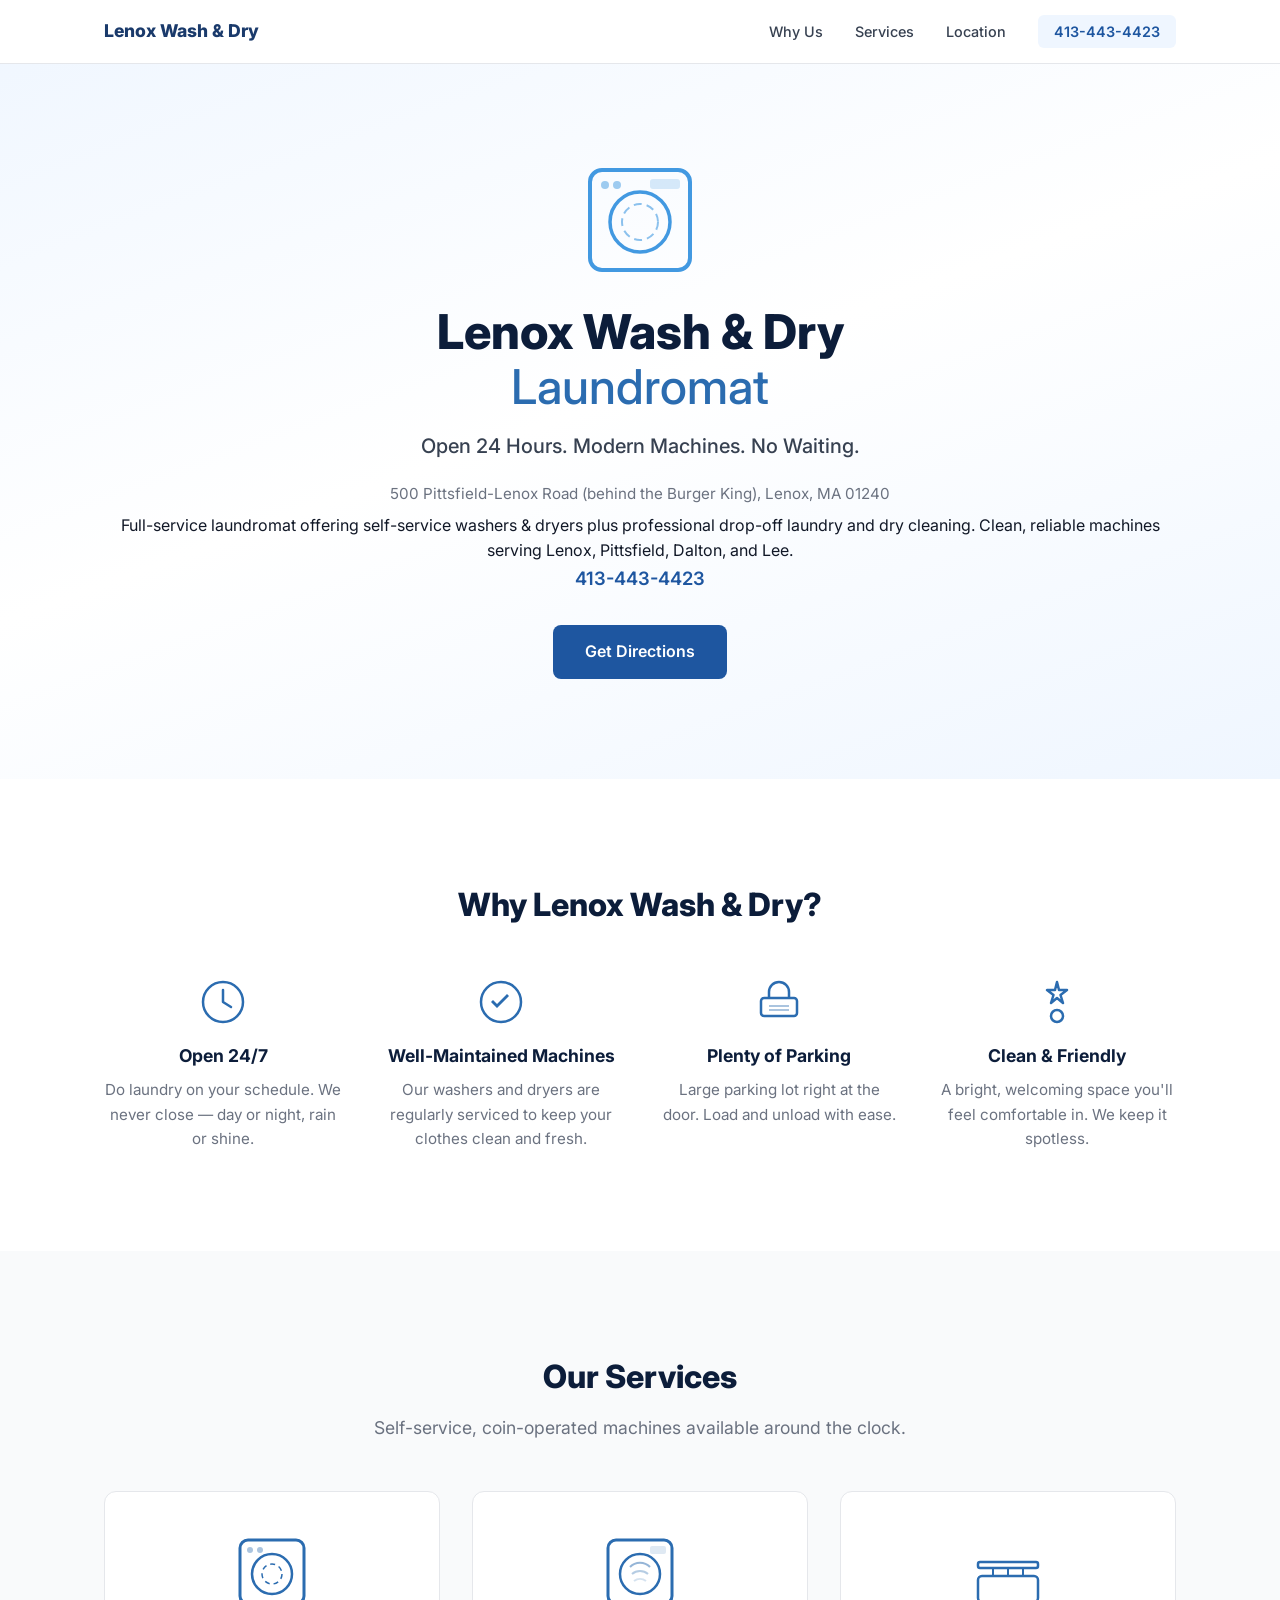
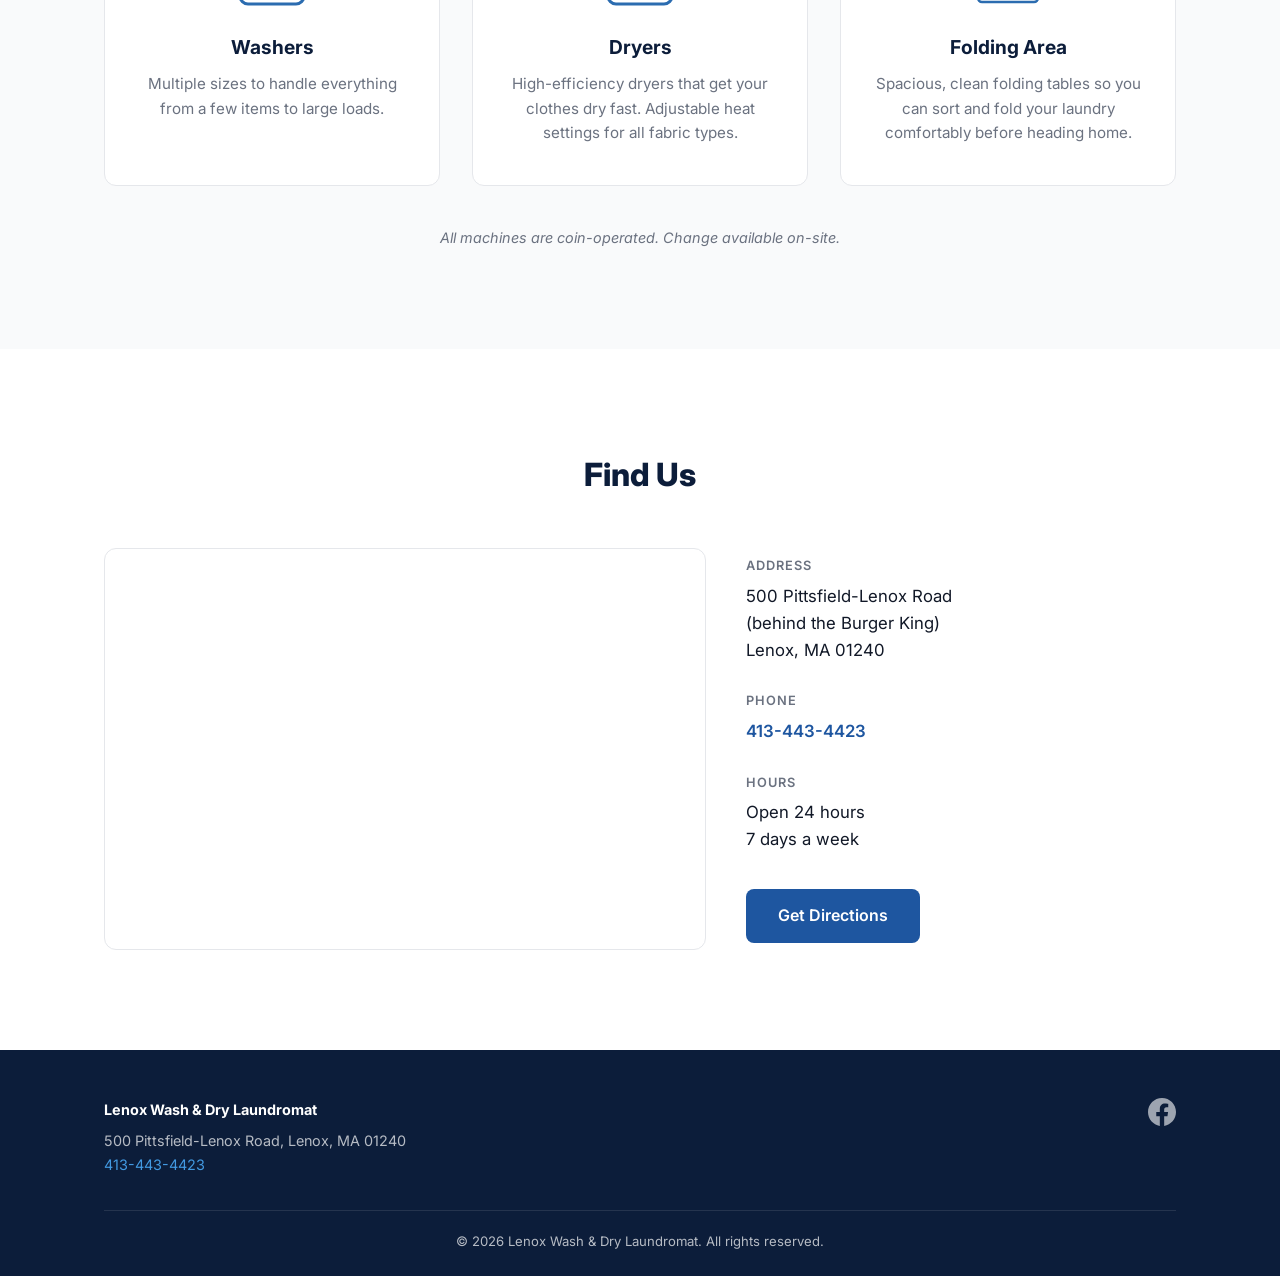
<file: index.html>
<!DOCTYPE html>
<html lang="en">
<head>
  <meta charset="UTF-8">
  <meta name="viewport" content="width=device-width, initial-scale=1.0">
  <title>Lenox Wash &amp; Dry | 24-Hour Laundromat in Lenox, MA</title>
  <meta name="description" content="Lenox Wash & Dry is a 24-hour coin-operated laundromat in Lenox, MA. Clean machines, plenty of parking, and self-service laundry in the Berkshires.">
  <meta name="keywords" content="laundromat Lenox MA, 24 hour laundry Berkshires, coin laundry Lenox, self-service laundromat Berkshire County">
  <link rel="stylesheet" href="styles.css">
  <link rel="preconnect" href="https://fonts.googleapis.com">
  <link rel="preconnect" href="https://fonts.gstatic.com" crossorigin>
  <link href="https://fonts.googleapis.com/css2?family=Inter:wght@400;500;600;700;800&display=swap" rel="stylesheet">
  <!-- Google tag (gtag.js) -->
  <script async src="https://www.googletagmanager.com/gtag/js?id=AW-18054775042"></script>
  <script>
    window.dataLayer = window.dataLayer || [];
    function gtag(){dataLayer.push(arguments);}
    gtag('js', new Date());

    gtag('config', 'AW-18054775042');
  </script>
  <script type="application/ld+json">
  {
    "@context": "https://schema.org",
    "@type": "Laundromat",
    "name": "Lenox Wash & Dry Laundromat",
    "image": "",
    "url": "",
    "telephone": "+1-413-443-4423",
    "address": {
      "@type": "PostalAddress",
      "streetAddress": "500 Pittsfield-Lenox Road",
      "addressLocality": "Lenox",
      "addressRegion": "MA",
      "postalCode": "01240",
      "addressCountry": "US"
    },
    "openingHoursSpecification": {
      "@type": "OpeningHoursSpecification",
      "dayOfWeek": [
        "Monday", "Tuesday", "Wednesday", "Thursday", "Friday", "Saturday", "Sunday"
      ],
      "opens": "00:00",
      "closes": "23:59"
    },
    "sameAs": [
      "https://www.facebook.com/p/Lenox-Wash-Dry-Laundromat-100054492489428"
    ],
    "paymentAccepted": "Coins",
    "currenciesAccepted": "USD"
  }
  </script>
</head>
<body>

  <!-- NAV -->
  <nav class="nav" id="nav">
    <div class="nav-inner">
      <a href="#hero" class="nav-logo">Lenox Wash &amp; Dry</a>
      <button class="nav-toggle" aria-label="Toggle menu" id="navToggle">
        <span></span><span></span><span></span>
      </button>
      <ul class="nav-links" id="navLinks">
        <li><a href="#why-us">Why Us</a></li>
        <li><a href="#services">Services</a></li>
        <li><a href="#location">Location</a></li>
        <li><a href="tel:4134434423" class="nav-phone">413-443-4423</a></li>
      </ul>
    </div>
  </nav>

  <!-- HERO -->
  <section class="hero" id="hero">
    <div class="container">
      <div class="hero-icon">
        <svg viewBox="0 0 120 120" fill="none" xmlns="http://www.w3.org/2000/svg" aria-hidden="true" width="120" height="120">
          <rect x="10" y="10" width="100" height="100" rx="12" stroke="currentColor" stroke-width="4" fill="none"/>
          <circle cx="60" cy="62" r="30" stroke="currentColor" stroke-width="3.5" fill="none"/>
          <circle cx="60" cy="62" r="18" stroke="currentColor" stroke-width="2" fill="none" stroke-dasharray="8 5" opacity="0.6"/>
          <circle cx="25" cy="25" r="4" fill="currentColor" opacity="0.5"/>
          <circle cx="37" cy="25" r="4" fill="currentColor" opacity="0.5"/>
          <rect x="70" y="19" width="30" height="10" rx="3" fill="currentColor" opacity="0.2"/>
        </svg>
      </div>
      <h1>Lenox Wash &amp; Dry<br><span>Laundromat</span></h1>
      <p class="hero-tagline">Open 24 Hours. Modern Machines. No Waiting.</p>
      <p class="hero-address">500 Pittsfield-Lenox Road (behind the Burger King), Lenox, MA 01240</p>
      <p class="hero-service">Full-service laundromat offering self-service washers & dryers plus professional drop-off laundry and dry cleaning. Clean, reliable machines serving Lenox, Pittsfield, Dalton, and Lee.</p>
      <p class="hero-phone"><a href="tel:4134434423">413-443-4423</a></p>
      <a href="/.netlify/functions/track-directions" target="_blank" rel="noopener" class="btn" onclick="gtag('event', 'get_directions', {event_category: 'engagement', event_label: 'hero_section'});">Get Directions</a>
    </div>
  </section>

  <!-- WHY US -->
  <section class="why-us" id="why-us">
    <div class="container">
      <h2>Why Lenox Wash &amp; Dry?</h2>
      <div class="features-grid">
        <div class="feature">
          <div class="feature-icon">
            <svg viewBox="0 0 48 48" fill="none" xmlns="http://www.w3.org/2000/svg" width="48" height="48" aria-hidden="true">
              <circle cx="24" cy="24" r="20" stroke="currentColor" stroke-width="2.5" fill="none"/>
              <path d="M24 12v12l8 5" stroke="currentColor" stroke-width="2.5" stroke-linecap="round" stroke-linejoin="round"/>
            </svg>
          </div>
          <h3>Open 24/7</h3>
          <p>Do laundry on your schedule. We never close — day or night, rain or shine.</p>
        </div>
        <div class="feature">
          <div class="feature-icon">
            <svg viewBox="0 0 48 48" fill="none" xmlns="http://www.w3.org/2000/svg" width="48" height="48" aria-hidden="true">
              <path d="M20 30l-6-6 2-2 4 4 10-10 2 2z" fill="currentColor"/>
              <circle cx="24" cy="24" r="20" stroke="currentColor" stroke-width="2.5" fill="none"/>
            </svg>
          </div>
          <h3>Well-Maintained Machines</h3>
          <p>Our washers and dryers are regularly serviced to keep your clothes clean and fresh.</p>
        </div>
        <div class="feature">
          <div class="feature-icon">
            <svg viewBox="0 0 48 48" fill="none" xmlns="http://www.w3.org/2000/svg" width="48" height="48" aria-hidden="true">
              <rect x="6" y="20" width="36" height="18" rx="3" stroke="currentColor" stroke-width="2.5" fill="none"/>
              <path d="M14 20v-6a10 10 0 0 1 20 0v6" stroke="currentColor" stroke-width="2.5" fill="none"/>
              <line x1="14" y1="32" x2="34" y2="32" stroke="currentColor" stroke-width="2" opacity="0.4"/>
              <line x1="14" y1="28" x2="34" y2="28" stroke="currentColor" stroke-width="2" opacity="0.4"/>
            </svg>
          </div>
          <h3>Plenty of Parking</h3>
          <p>Large parking lot right at the door. Load and unload with ease.</p>
        </div>
        <div class="feature">
          <div class="feature-icon">
            <svg viewBox="0 0 48 48" fill="none" xmlns="http://www.w3.org/2000/svg" width="48" height="48" aria-hidden="true">
              <path d="M24 4l2 8h8l-6.5 5 2.5 8L24 20l-6 5 2.5-8L14 12h8z" stroke="currentColor" stroke-width="2.5" fill="none" stroke-linejoin="round"/>
              <circle cx="24" cy="38" r="6" stroke="currentColor" stroke-width="2.5" fill="none"/>
            </svg>
          </div>
          <h3>Clean &amp; Friendly</h3>
          <p>A bright, welcoming space you'll feel comfortable in. We keep it spotless.</p>
        </div>

      </div>
    </div>
  </section>

  <!-- SERVICES -->
  <section class="services" id="services">
    <div class="container">
      <h2>Our Services</h2>
      <p class="section-subtitle">Self-service, coin-operated machines available around the clock.</p>
      <div class="services-grid">
        <div class="service-card">
          <div class="service-icon">
            <svg viewBox="0 0 80 80" fill="none" xmlns="http://www.w3.org/2000/svg" width="80" height="80" aria-hidden="true">
              <rect x="8" y="8" width="64" height="64" rx="8" stroke="currentColor" stroke-width="3" fill="none"/>
              <circle cx="40" cy="42" r="20" stroke="currentColor" stroke-width="2.5" fill="none"/>
              <circle cx="40" cy="42" r="10" stroke="currentColor" stroke-width="1.5" fill="none" stroke-dasharray="5 4"/>
              <circle cx="18" cy="18" r="3" fill="currentColor" opacity="0.4"/>
              <circle cx="28" cy="18" r="3" fill="currentColor" opacity="0.4"/>
            </svg>
          </div>
          <h3>Washers</h3>
          <p>Multiple sizes to handle everything from a few items to large loads.</p>
        </div>
        <div class="service-card">
          <div class="service-icon">
            <svg viewBox="0 0 80 80" fill="none" xmlns="http://www.w3.org/2000/svg" width="80" height="80" aria-hidden="true">
              <rect x="8" y="8" width="64" height="64" rx="8" stroke="currentColor" stroke-width="3" fill="none"/>
              <circle cx="40" cy="42" r="20" stroke="currentColor" stroke-width="2.5" fill="none"/>
              <path d="M30 35a14 14 0 0 1 20 0" stroke="currentColor" stroke-width="2" fill="none" opacity="0.5"/>
              <path d="M32 42a12 12 0 0 1 16 0" stroke="currentColor" stroke-width="2" fill="none" opacity="0.35"/>
              <path d="M34 49a10 10 0 0 1 12 0" stroke="currentColor" stroke-width="2" fill="none" opacity="0.2"/>
              <rect x="50" y="14" width="16" height="8" rx="2" fill="currentColor" opacity="0.15"/>
            </svg>
          </div>
          <h3>Dryers</h3>
          <p>High-efficiency dryers that get your clothes dry fast. Adjustable heat settings for all fabric types.</p>
        </div>
        <div class="service-card">
          <div class="service-icon">
            <svg viewBox="0 0 80 80" fill="none" xmlns="http://www.w3.org/2000/svg" width="80" height="80" aria-hidden="true">
              <rect x="10" y="30" width="60" height="6" rx="2" stroke="currentColor" stroke-width="2.5" fill="none"/>
              <rect x="10" y="44" width="60" height="26" rx="4" stroke="currentColor" stroke-width="2.5" fill="none"/>
              <line x1="25" y1="36" x2="25" y2="44" stroke="currentColor" stroke-width="2"/>
              <line x1="40" y1="36" x2="40" y2="44" stroke="currentColor" stroke-width="2"/>
              <line x1="55" y1="36" x2="55" y2="44" stroke="currentColor" stroke-width="2"/>
            </svg>
          </div>
          <h3>Folding Area</h3>
          <p>Spacious, clean folding tables so you can sort and fold your laundry comfortably before heading home.</p>
        </div>
      </div>
      <p class="coin-note">All machines are coin-operated. Change available on-site.</p>
    </div>
  </section>

  <!-- LOCATION -->
  <section class="location" id="location">
    <div class="container">
      <h2>Find Us</h2>
      <div class="location-grid">
        <div class="map-wrap">
          <iframe
            title="Lenox Wash and Dry Laundromat location on Google Maps"
            src="https://maps.google.com/maps?q=42.4052,-73.2642+(Lenox+Wash+%26+Dry+Laundromat)&z=17&output=embed"
            width="600"
            height="450"
            style="border:0;"
            allowfullscreen=""
            loading="lazy"
            referrerpolicy="no-referrer-when-downgrade">
          </iframe>
        </div>
        <div class="location-info">
          <div class="info-block">
            <h3>Address</h3>
            <p>500 Pittsfield-Lenox Road<br>(behind the Burger King)<br>Lenox, MA 01240</p>
          </div>
          <div class="info-block">
            <h3>Phone</h3>
            <p><a href="tel:4134434423">413-443-4423</a></p>
          </div>
          <div class="info-block">
            <h3>Hours</h3>
            <p>Open 24 hours<br>7 days a week</p>
          </div>
          <a href="/.netlify/functions/track-directions" target="_blank" rel="noopener" class="btn" onclick="gtag('event', 'get_directions', {event_category: 'engagement', event_label: 'location_section'});">Get Directions</a>
        </div>
      </div>
    </div>
  </section>

  <!-- FOOTER -->
  <footer class="footer">
    <div class="container">
      <div class="footer-inner">
        <div class="footer-brand">
          <p class="footer-name">Lenox Wash &amp; Dry Laundromat</p>
          <p>500 Pittsfield-Lenox Road, Lenox, MA 01240</p>
          <p><a href="tel:4134434423">413-443-4423</a></p>
        </div>
        <div class="footer-social">
          <a href="https://www.facebook.com/p/Lenox-Wash-Dry-Laundromat-100054492489428" target="_blank" rel="noopener" aria-label="Visit us on Facebook">
            <svg viewBox="0 0 24 24" fill="currentColor" width="28" height="28" aria-hidden="true">
              <path d="M24 12.073c0-6.627-5.373-12-12-12s-12 5.373-12 12c0 5.99 4.388 10.954 10.125 11.854v-8.385H7.078v-3.47h3.047V9.43c0-3.007 1.792-4.669 4.533-4.669 1.312 0 2.686.235 2.686.235v2.953H15.83c-1.491 0-1.956.925-1.956 1.874v2.25h3.328l-.532 3.47h-2.796v8.385C19.612 23.027 24 18.062 24 12.073z"/>
            </svg>
          </a>
        </div>
      </div>
      <div class="footer-bottom">
        <p>&copy; 2026 Lenox Wash &amp; Dry Laundromat. All rights reserved.</p>
      </div>
    </div>
  </footer>

  <script src="script.js" defer></script>
</body>
</html>
</file>
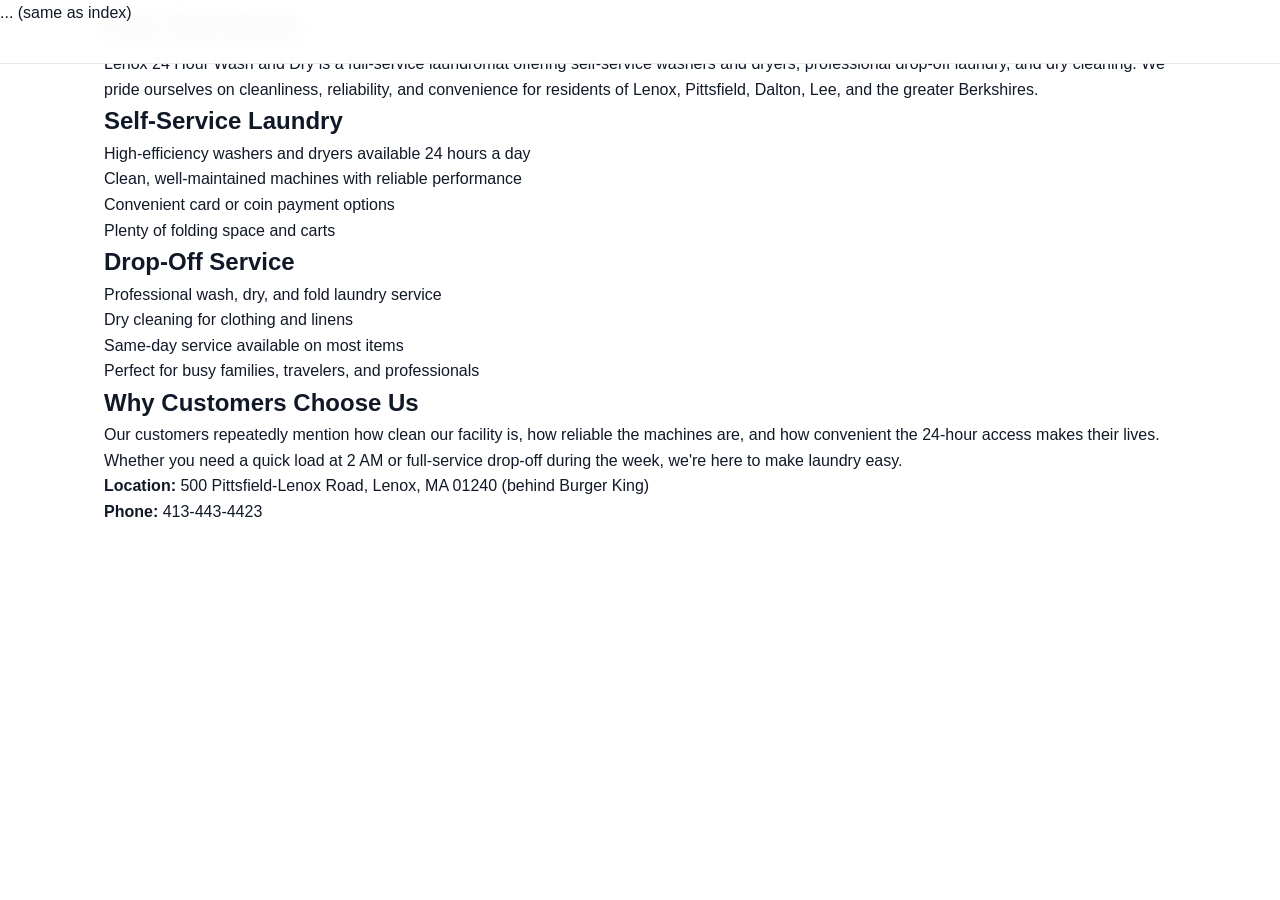
<file: services.html>
<!DOCTYPE html>
<html lang="en">
<head>
  <meta charset="UTF-8">
  <meta name="viewport" content="width=device-width, initial-scale=1.0">
  <title>Services - Lenox 24 Hour Wash & Dry</title>
  <meta name="description" content="Full-service 24-hour laundromat in Lenox, MA. Self-service, drop-off laundry, dry cleaning, clean reliable machines.">
  <link rel="stylesheet" href="styles.css">
  <!-- Google tag (gtag.js) -->
  <script async src="https://www.googletagmanager.com/gtag/js?id=AW-18054775042"></script>
  <script>
    window.dataLayer = window.dataLayer || [];
    function gtag(){dataLayer.push(arguments);}
    gtag('js', new Date());

    gtag('config', 'AW-18054775042');
  </script>
</head>
<body>
  <!-- NAV (copy from index.html or link to it) -->
  <nav class="nav">... (same as index)</nav>

  <div class="container">
    <h1>Our Services</h1>
    
    <p>Lenox 24 Hour Wash and Dry is a full-service laundromat offering self-service washers and dryers, professional drop-off laundry, and dry cleaning. We pride ourselves on cleanliness, reliability, and convenience for residents of Lenox, Pittsfield, Dalton, Lee, and the greater Berkshires.</p>
    
    <h2>Self-Service Laundry</h2>
    <ul>
      <li>High-efficiency washers and dryers available 24 hours a day</li>
      <li>Clean, well-maintained machines with reliable performance</li>
      <li>Convenient card or coin payment options</li>
      <li>Plenty of folding space and carts</li>
    </ul>
    
    <h2>Drop-Off Service</h2>
    <ul>
      <li>Professional wash, dry, and fold laundry service</li>
      <li>Dry cleaning for clothing and linens</li>
      <li>Same-day service available on most items</li>
      <li>Perfect for busy families, travelers, and professionals</li>
    </ul>
    
    <h2>Why Customers Choose Us</h2>
    <p>Our customers repeatedly mention how clean our facility is, how reliable the machines are, and how convenient the 24-hour access makes their lives. Whether you need a quick load at 2 AM or full-service drop-off during the week, we're here to make laundry easy.</p>
    
    <p><strong>Location:</strong> 500 Pittsfield-Lenox Road, Lenox, MA 01240 (behind Burger King)<br>
    <strong>Phone:</strong> 413-443-4423</p>
  </div>
</body>
</html>
</file>
<file: styles.css>
/* ========================================
   Lenox Wash & Dry — Styles
   ======================================== */

:root {
  --blue-900: #0c1d3a;
  --blue-700: #1a3a6b;
  --blue-600: #1e56a0;
  --blue-500: #2b6cb0;
  --blue-400: #4299e1;
  --blue-100: #dbeafe;
  --blue-50: #eff6ff;
  --white: #ffffff;
  --gray-50: #f9fafb;
  --gray-100: #f3f4f6;
  --gray-200: #e5e7eb;
  --gray-500: #6b7280;
  --gray-700: #374151;
  --gray-900: #111827;
  --nav-height: 64px;
  --font: 'Inter', -apple-system, BlinkMacSystemFont, 'Segoe UI', sans-serif;
}

/* RESET */
*, *::before, *::after { box-sizing: border-box; margin: 0; padding: 0; }
html { scroll-behavior: smooth; scroll-padding-top: var(--nav-height); }
body {
  font-family: var(--font);
  color: var(--gray-900);
  line-height: 1.6;
  -webkit-font-smoothing: antialiased;
  -moz-osx-font-smoothing: grayscale;
}
a { color: inherit; text-decoration: none; }
img, svg { display: block; max-width: 100%; }
ul { list-style: none; }

/* CONTAINER */
.container {
  width: 100%;
  max-width: 1120px;
  margin: 0 auto;
  padding: 0 24px;
}

/* BUTTON */
.btn {
  display: inline-block;
  background: var(--blue-600);
  color: var(--white);
  font-weight: 600;
  font-size: 1rem;
  padding: 14px 32px;
  border-radius: 8px;
  transition: background 0.2s, transform 0.15s;
}
.btn:hover { background: var(--blue-700); transform: translateY(-1px); }
.btn:active { transform: translateY(0); }

/* ========================================
   NAV
   ======================================== */
.nav {
  position: fixed;
  top: 0;
  left: 0;
  right: 0;
  height: var(--nav-height);
  background: rgba(255, 255, 255, 0.95);
  backdrop-filter: blur(10px);
  -webkit-backdrop-filter: blur(10px);
  border-bottom: 1px solid var(--gray-200);
  z-index: 1000;
}
.nav-inner {
  max-width: 1120px;
  margin: 0 auto;
  padding: 0 24px;
  display: flex;
  align-items: center;
  justify-content: space-between;
  height: 100%;
}
.nav-logo {
  font-weight: 800;
  font-size: 1.1rem;
  color: var(--blue-700);
  white-space: nowrap;
}
.nav-links {
  display: flex;
  align-items: center;
  gap: 32px;
}
.nav-links a {
  font-size: 0.9rem;
  font-weight: 500;
  color: var(--gray-700);
  transition: color 0.2s;
}
.nav-links a:hover { color: var(--blue-600); }
.nav-phone {
  background: var(--blue-50);
  color: var(--blue-600) !important;
  padding: 8px 16px;
  border-radius: 6px;
  font-weight: 600 !important;
}
.nav-toggle {
  display: none;
  flex-direction: column;
  gap: 5px;
  background: none;
  border: none;
  cursor: pointer;
  padding: 4px;
}
.nav-toggle span {
  display: block;
  width: 24px;
  height: 2px;
  background: var(--gray-700);
  border-radius: 2px;
  transition: transform 0.3s, opacity 0.3s;
}

/* ========================================
   HERO
   ======================================== */
.hero {
  padding: 160px 0 100px;
  background: linear-gradient(160deg, var(--blue-50) 0%, var(--white) 50%, var(--blue-50) 100%);
  text-align: center;
}
.hero-icon {
  color: var(--blue-400);
  margin-bottom: 24px;
  display: flex;
  justify-content: center;
}
.hero h1 {
  font-size: 3rem;
  font-weight: 800;
  line-height: 1.15;
  color: var(--blue-900);
  margin-bottom: 16px;
}
.hero h1 span {
  font-weight: 500;
  color: var(--blue-500);
}
.hero-tagline {
  font-size: 1.25rem;
  color: var(--gray-700);
  margin-bottom: 20px;
  font-weight: 500;
}
.hero-address {
  color: var(--gray-500);
  font-size: 0.95rem;
  margin-bottom: 6px;
}
.hero-phone {
  margin-bottom: 32px;
}
.hero-phone a {
  color: var(--blue-600);
  font-weight: 600;
  font-size: 1.15rem;
}
.hero-phone a:hover { text-decoration: underline; }

/* ========================================
   WHY US
   ======================================== */
.why-us {
  padding: 100px 0;
  background: var(--white);
}
.why-us h2,
.services h2,
.location h2 {
  text-align: center;
  font-size: 2rem;
  font-weight: 800;
  color: var(--blue-900);
  margin-bottom: 12px;
}
.features-grid {
  display: grid;
  grid-template-columns: repeat(auto-fit, minmax(200px, 1fr));
  gap: 40px;
  margin-top: 48px;
}
.feature { text-align: center; }
.feature-icon {
  color: var(--blue-500);
  margin-bottom: 16px;
  display: flex;
  justify-content: center;
}
.feature h3 {
  font-size: 1.1rem;
  font-weight: 700;
  color: var(--blue-900);
  margin-bottom: 8px;
}
.feature p {
  color: var(--gray-500);
  font-size: 0.95rem;
  line-height: 1.6;
}

/* ========================================
   SERVICES
   ======================================== */
.services {
  padding: 100px 0;
  background: var(--gray-50);
}
.section-subtitle {
  text-align: center;
  color: var(--gray-500);
  font-size: 1.1rem;
  margin-bottom: 48px;
}
.services-grid {
  display: grid;
  grid-template-columns: repeat(auto-fit, minmax(260px, 1fr));
  gap: 32px;
}
.service-card {
  background: var(--white);
  border-radius: 12px;
  padding: 40px 32px;
  text-align: center;
  border: 1px solid var(--gray-200);
  transition: box-shadow 0.2s, transform 0.2s;
}
.service-card:hover {
  box-shadow: 0 8px 30px rgba(0, 0, 0, 0.06);
  transform: translateY(-2px);
}
.service-icon {
  color: var(--blue-500);
  margin-bottom: 20px;
  display: flex;
  justify-content: center;
}
.service-card h3 {
  font-size: 1.2rem;
  font-weight: 700;
  color: var(--blue-900);
  margin-bottom: 10px;
}
.service-card p {
  color: var(--gray-500);
  font-size: 0.95rem;
  line-height: 1.6;
}
.coin-note {
  text-align: center;
  margin-top: 40px;
  color: var(--gray-500);
  font-size: 0.9rem;
  font-style: italic;
}

/* ========================================
   LOCATION
   ======================================== */
.location {
  padding: 100px 0;
  background: var(--white);
}
.location h2 { margin-bottom: 48px; }
.location-grid {
  display: grid;
  grid-template-columns: 1.4fr 1fr;
  gap: 40px;
  align-items: start;
}
.map-wrap {
  border-radius: 12px;
  overflow: hidden;
  border: 1px solid var(--gray-200);
}
.map-wrap iframe {
  width: 100%;
  height: 400px;
  display: block;
}
.location-info { padding-top: 8px; }
.info-block { margin-bottom: 28px; }
.info-block h3 {
  font-size: 0.8rem;
  text-transform: uppercase;
  letter-spacing: 0.08em;
  color: var(--gray-500);
  font-weight: 600;
  margin-bottom: 6px;
}
.info-block p {
  font-size: 1.05rem;
  color: var(--gray-900);
  line-height: 1.6;
}
.info-block a {
  color: var(--blue-600);
  font-weight: 600;
}
.info-block a:hover { text-decoration: underline; }
.location-info .btn { margin-top: 8px; }

/* ========================================
   FOOTER
   ======================================== */
.footer {
  background: var(--blue-900);
  color: rgba(255, 255, 255, 0.7);
  padding: 48px 0 24px;
}
.footer-inner {
  display: flex;
  justify-content: space-between;
  align-items: flex-start;
  gap: 24px;
  margin-bottom: 32px;
}
.footer-name {
  color: var(--white);
  font-weight: 700;
  font-size: 1.1rem;
  margin-bottom: 6px;
}
.footer-brand p {
  font-size: 0.9rem;
  line-height: 1.7;
}
.footer-brand a {
  color: var(--blue-400);
}
.footer-brand a:hover { text-decoration: underline; }
.footer-social a {
  color: rgba(255, 255, 255, 0.6);
  transition: color 0.2s;
}
.footer-social a:hover { color: var(--white); }
.footer-bottom {
  border-top: 1px solid rgba(255, 255, 255, 0.1);
  padding-top: 20px;
  text-align: center;
  font-size: 0.82rem;
}

/* ========================================
   MOBILE
   ======================================== */
@media (max-width: 768px) {
  .nav-toggle { display: flex; }
  .nav-links {
    display: none;
    position: absolute;
    top: var(--nav-height);
    left: 0;
    right: 0;
    background: var(--white);
    flex-direction: column;
    gap: 0;
    border-bottom: 1px solid var(--gray-200);
    box-shadow: 0 4px 12px rgba(0, 0, 0, 0.06);
  }
  .nav-links.open { display: flex; }
  .nav-links li { width: 100%; }
  .nav-links a {
    display: block;
    padding: 16px 24px;
    border-bottom: 1px solid var(--gray-100);
  }
  .nav-phone {
    border-radius: 0;
    background: var(--blue-50);
    text-align: center;
  }

  .hero { padding: 120px 0 72px; }
  .hero h1 { font-size: 2rem; }
  .hero-tagline { font-size: 1.05rem; }

  .why-us, .services, .location { padding: 72px 0; }

  .features-grid { gap: 32px; }
  .location-grid {
    grid-template-columns: 1fr;
  }
  .map-wrap iframe { height: 300px; }

  .footer-inner { flex-direction: column; gap: 20px; }
}

@media (max-width: 480px) {
  .hero h1 { font-size: 1.65rem; }
  .features-grid {
    grid-template-columns: 1fr;
    gap: 28px;
  }
  .services-grid {
    grid-template-columns: 1fr;
  }
}
</file>
